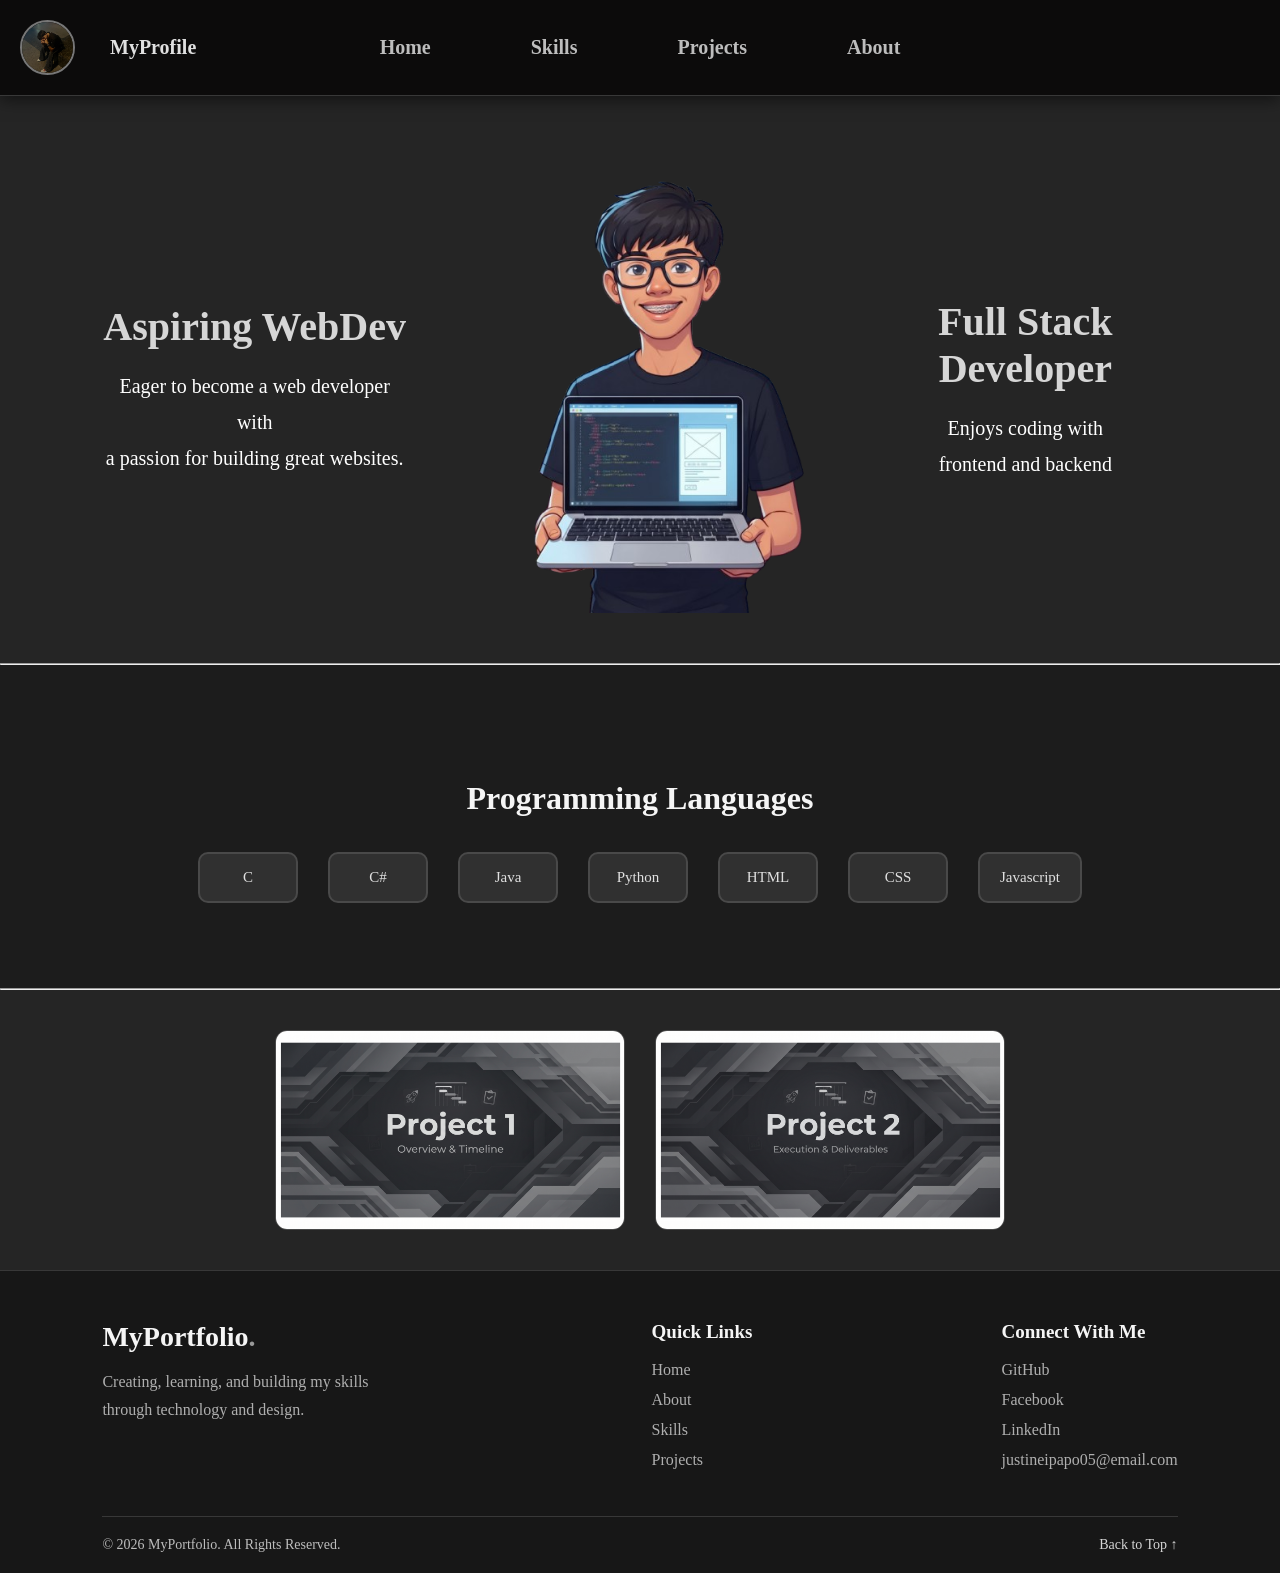
<file: index.html>
<!DOCTYPE html>
<html lang="en">
<head>
    <meta charset="UTF-8">
    <meta name="viewport" content="width=device-width, initial-scale=1.0">
    <title>Document</title>
    <link rel="stylesheet" href="style.css">
</head>
<body id="top">
    <header>
        <div class="profile">
            <img src="LOGO/profile1.jpg" id="image1">
            <a href="#" id="profileButton">MyProfile</a>
        </div>
            <div class="profileframe" id="profileframe">
            <h2>My Profile</h2>
            <img src="LOGO/profile1.jpg">
            <p><span>Name:</span> Justine Ipapo</p>
            <p><span>Age:</span> 21</p>
            <p><span>Course:</span> Batchelor of Science in Information Technology</p>
            <p><span>Email:</span> justineipapo05@gmail.com</p>

        <button id="closeProfile">Close</button>
    </div>
        <div class="frame1">
            <a href="#home">Home</a>
            <a href="#skills">Skills</a>
            <a href="#projects">Projects</a>
            <a href="#about">About</a>
        </div>
    </header>

    <section class="homeframe" id="home">
        <div class="side">
            <h3>Aspiring WebDev</h3> <br>
            <p>Eager to become a web developer with <br> a passion for building great websites.</p>
        </div>

        <div class="centerpart">
            <img src="LOGO/carto.png">
        </div>

        <div class="side">
            <h3>Full Stack Developer</h3> <br>
            <p>Enjoys coding with <br> frontend and backend</p>
        </div>
    </section>
    <hr>
    <section class="homeframe2" id="skills">
        <div class="skills">
            <h1>Programming Languages</h1>
            <div class="langu">
                <p>C</p>
                <p>C#</p>
                <p>Java</p>
                <p>Python</p>
                <p>HTML</p>
                <p>CSS</p>
                <p>Javascript</p>
            </div>
        </div>
    </section>
    <hr>
    <section class="prjectsframe" id="projects">
        <div class="proj">
            <a href="PROJECTS/Home.html" target="_blank">
                <img src="LOGO/projj.jpg" alt="Project 1">
            </a>
        </div>
        <div class="proj">
            <a href="PROJECTS/hHome.html" target="_blank">
                <img src="LOGO/proj2.jpg" alt="Project 1">
            </a>
        </div>
    </section>

    <footer class="footer" id="about">
    <div class="footer-content">

        <div class="footer-info">
            <h2>MyPortfolio<span>.</span></h2>
            <p>Creating, learning, and building my skills
            through technology and design.</p>
        </div>

        <div class="footer-links">
            <h3>Quick Links</h3>
            <a href="#home">Home</a>
            <a href="#about">About</a>
            <a href="#skills">Skills</a>
            <a href="#projects">Projects</a>
        </div>

        <div class="footer-socials">
            <h3>Connect With Me</h3>
            <a href="https://github.com/" target="_blank">GitHub</a>
            <a href="https://www.facebook.com/" target="_blank">Facebook</a>
            <a href="https://www.linkedin.com/" target="_blank">LinkedIn</a>
            <a href="mailto:justineipapo05@email.com">justineipapo05@email.com</a>
        </div>
    </div>

    <div class="footer-bottom">
        <p>&copy; 2026 MyPortfolio. All Rights Reserved.</p>
        <a href="#top">Back to Top ↑</a>
    </div>
</footer>
    <script src="script.js"></script>
</body>
</html>
</file>
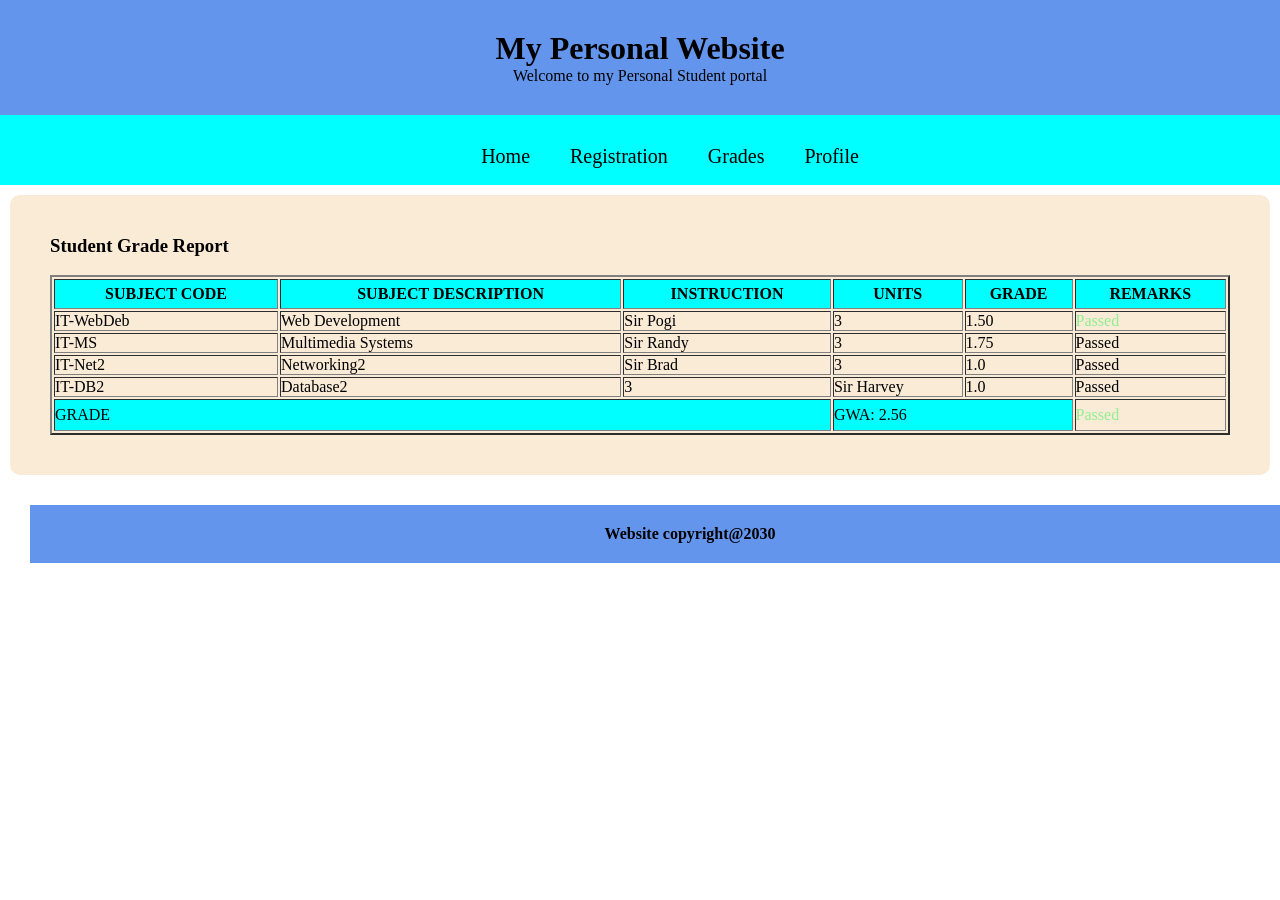
<file: PROJECTS/Grades.html>
<!DOCTYPE html>
<html lang="en">
<head>
    <meta charset="UTF-8">
    <meta name="viewport" content="width=device-width, initial-scale=1.0">
    <title>Grades</title>
    <link rel="stylesheet" href="design.css">
</head>
<body>
    <header class="head">
        <h1>My Personal Website</h1>
        <p>Welcome to my Personal Student portal</p>
    </header>

    <nav class="navi">
        <a href="Home.html">Home</a>
        <a href="Registration.html">Registration</a>
        <a href="Grades.html">Grades</a>
        <a href="proile.html">Profile</a>
    </nav>

    <section class="main">
        <h3>Student Grade Report</h3> <br>

        <table border="2">
        <tr class="attr">
        <th>SUBJECT CODE</th>
        <th>SUBJECT DESCRIPTION</th>
        <th>INSTRUCTION</th>
        <th>UNITS</th>
        <th>GRADE</th>
        <th>REMARKS</th>
        </tr>

        <tr>
        <td>IT-WebDeb</td>
        <td>Web Development</td>
        <td>Sir Pogi</td>
        <td>3</td>
        <td>1.50</td>
        <td class="stats">Passed</td>
        </tr>

        <tr>
        <td>IT-MS</td>
        <td>Multimedia Systems</td>
        <td>Sir Randy</td>
        <td>3</td>
        <td>1.75</td>
        <td>Passed</td>
        </tr class="stats">

        <tr>
        <td>IT-Net2</td>
        <td>Networking2</td>
        <td>Sir Brad</td>
        <td>3</td>
        <td>1.0</td>
        <td >Passed</td>
        </tr class="stats">

        <tr>
        <td>IT-DB2</td>
        <td>Database2</td>
        <td>3</td>
        <td>Sir Harvey</td>
        <td>1.0</td>
        <td >Passed</td>
        </tr class="stats">

        <tr>
        <td class="col" colspan="3">GRADE</td>
        <td class="col" colspan="2">GWA: 2.56</td>
        <td class="stats">Passed</td>
        </tr>

        </table>
    </section>

    <footer>
        <h4>Website copyright@2030</h4>
    </footer>
</body>
</html>
</file>
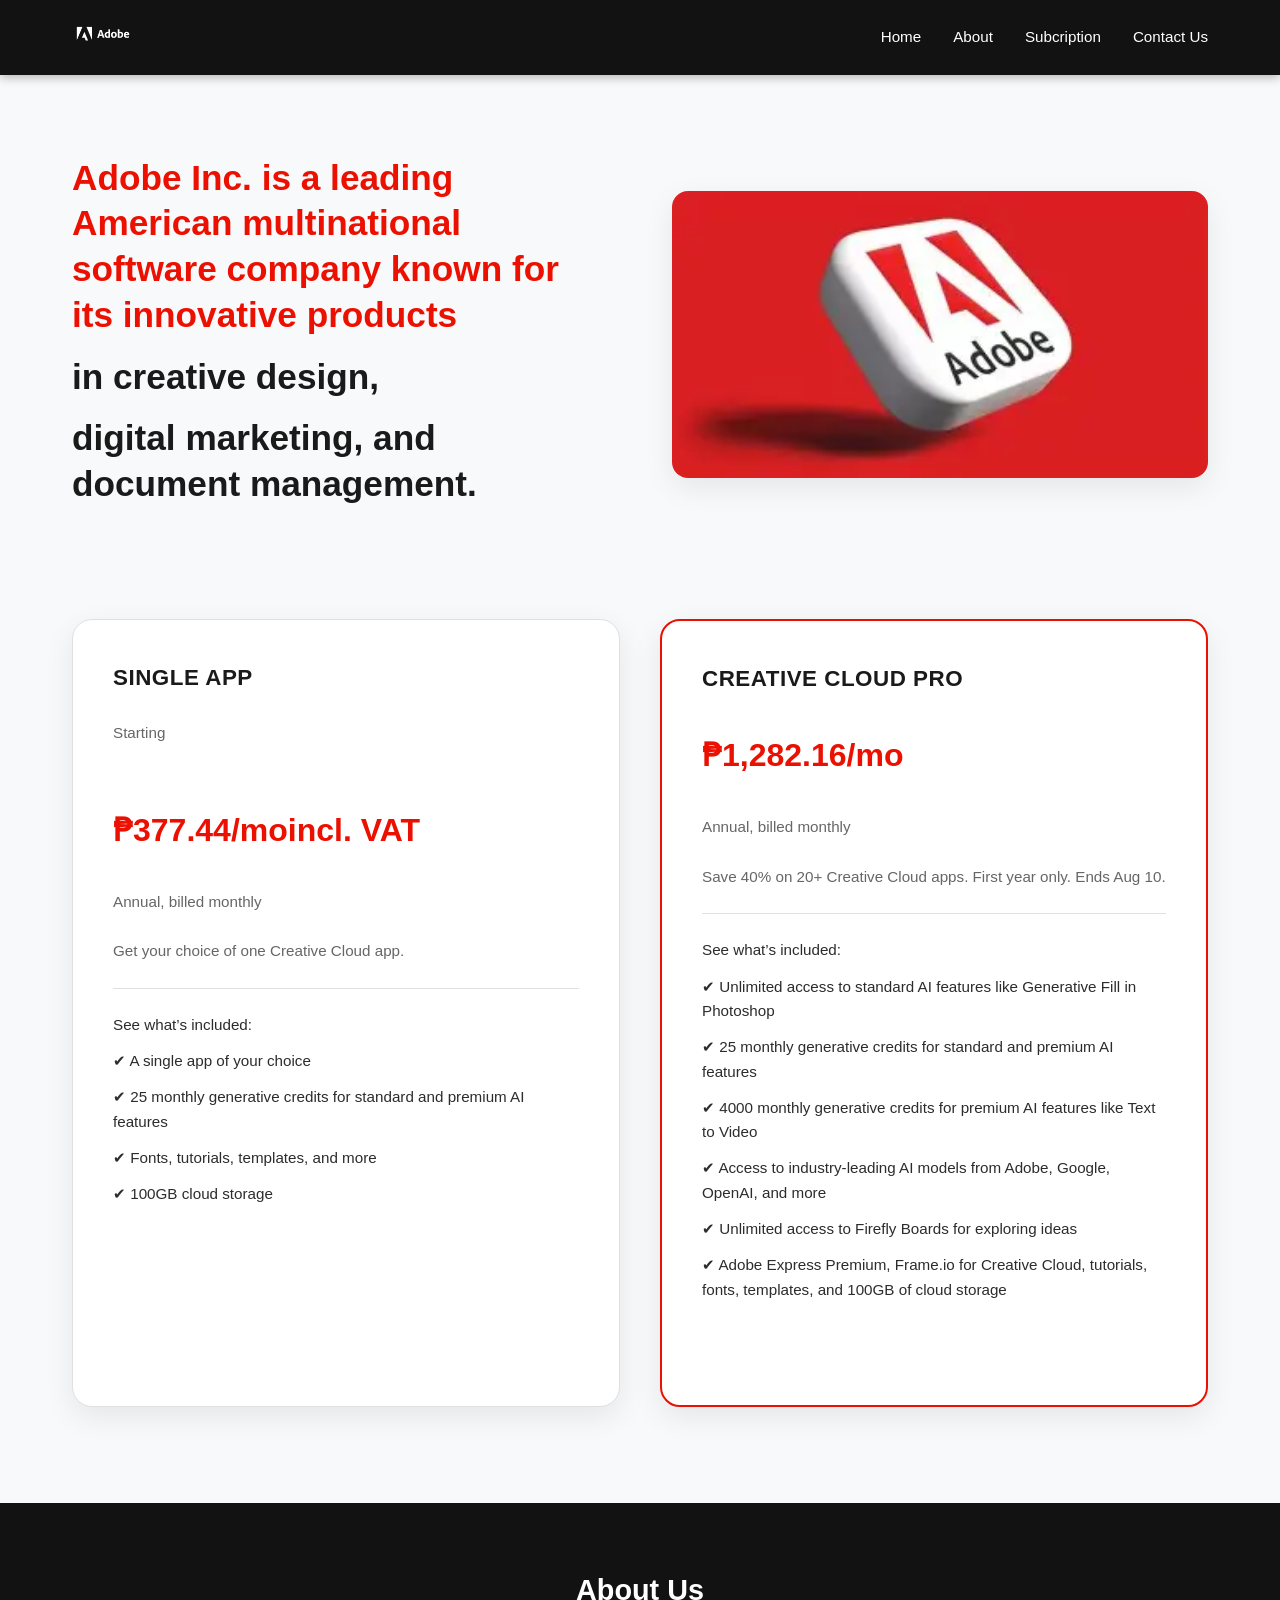
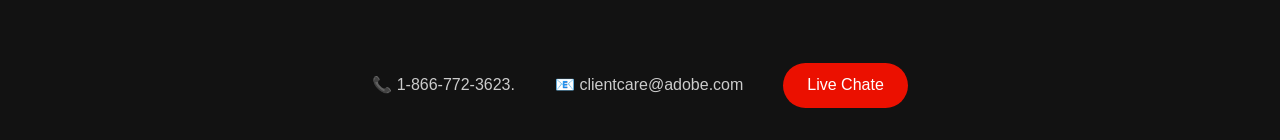
<file: PROJECTS/hHome.html>
<!DOCTYPE html>
<html lang="en">
<head>
    <meta charset="UTF-8">
    <meta name="viewport" content="width=device-width, initial-scale=1.0">
    <title>Document</title>
    <link rel="stylesheet" href="stylle.css">
</head>
<body>
    <header>
    <div class="parent" id="home">
        <div class="logo">
            <img src="../PROJECTS/Adobe-logo.png" alt="">
        </div>
        <nav id="navii">
            <a href="#home" class="nav">Home</a>
            <a href="#about" class="nav">About</a>
            <a href="#subs" class="nav">Subcription</a>
            <a href="#ct" class="nav">Contact Us</a>
        </nav>
    </div>
    </header>

    <div class="parent1">
        <section id="about">
            <h3>Adobe Inc. is a leading 
                American multinational software company known for its innovative products </h3><h3>
                in creative design,</h3><h3>digital marketing, and document management.</h3>
        </section>
        <article>
            <img src="../PROJECTS/OIP.webp" alt="">
        </article>
    </div>

    <div class="parent2" id="subs">
        <div class="box1">
            <b><p>Single App</p></b><br>
            <p>Starting</p><br><br>
            <h1>₱377.44/moincl. VAT</h1><br>
            <p>Annual, billed monthly</p><br>
            <p>Get your choice of one Creative Cloud app.</p>
            <div class="bbox1">
                <b></b><p>See what’s included:</p>
                <p>✔ A single app of your choice</p>
                <p>✔ 25 monthly generative credits for standard and premium AI features</p>
                <p>✔ Fonts, tutorials, templates, and more</p>
                <p>✔ 100GB cloud storage</p><br><br>
            </div>
        </div>
        <div class="box1">
            <b><p>Creative Cloud Pro</p></b><br>
            <h2>₱1,282.16/mo </h2><br>
            <p>Annual, billed monthly</p><br>
            <p>Save 40% on 20+ Creative Cloud apps. First year only. Ends Aug 10.</p>
            <div class="bbox1">
                <b></b><p>See what’s included:</p>
                <p>✔ Unlimited access to standard AI features like Generative Fill in Photoshop</p>
                <p>✔ 25 monthly generative credits for standard and premium AI features</p>
                <p>✔ 4000 monthly generative credits for premium AI features like Text to Video</p>
                <p>✔ Access to industry-leading AI models from Adobe, Google, OpenAI, and more</p>
                <p>✔ Unlimited access to Firefly Boards for exploring ideas</p>
                <p>✔ Adobe Express Premium, Frame.io for Creative Cloud, tutorials, fonts, templates, and 100GB of cloud storage</p><br><br>
            </div>
        </div>
    </div>
    
    <footer id="ct">
        <h2>About Us</h2><br>
        <div class="f">
        <p>📞 1-866-772-3623.</p>
        <p>📧 clientcare@adobe.com</p>
        <a href="https://helpx.adobe.com/contact.html" target="_blank">Live Chate</a>
        </div>
    </footer>
</body>
</html>
</file>
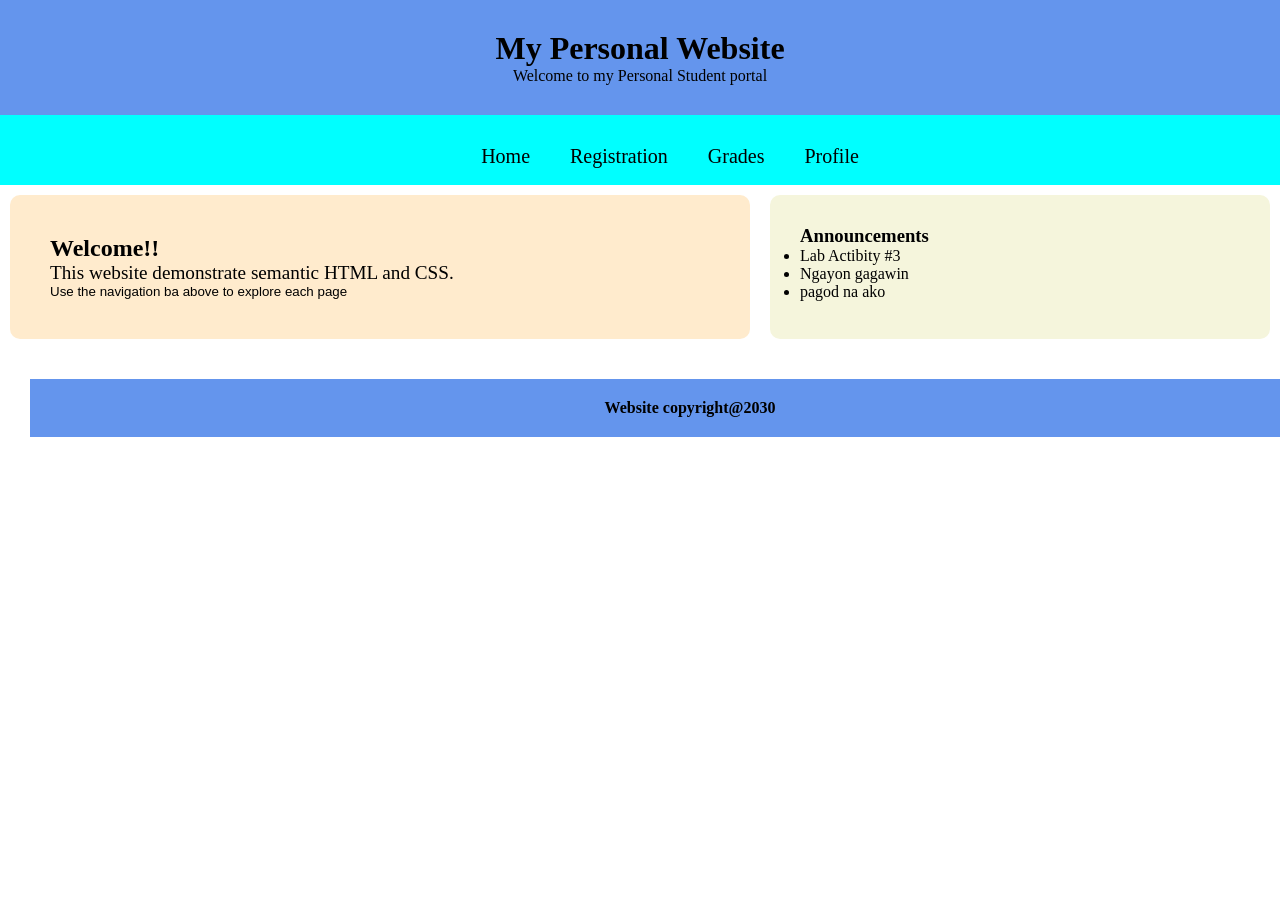
<file: PROJECTS/Home.html>
<!DOCTYPE html>
<html lang="en">
<head>
    <meta charset="UTF-8">
    <meta name="viewport" content="width=device-width, initial-scale=1.0">
    <title>Home</title>
    <link rel="stylesheet" href="design.css">
</head>
<body> 
    <header class="head">
        <h1>My Personal Website</h1>
        <p>Welcome to my Personal Student portal</p>
    </header>

    <nav class="navi">
        <a href="Home.html">Home</a>
        <a href="Registration.html">Registration</a>
        <a href="Grades.html">Grades</a>
        <a href="proile.html">Profile</a>
    </nav>

    <div class="dis">
    <section>
        <h2>Welcome!!</h2>
        <p class="para">This website demonstrate semantic HTML and CSS.</p>
        <p class="para1">Use the navigation ba above to explore each page</p>
    </section>

    <aside>
        <h3>Announcements</h3>
        <ul>
            <li>Lab Actibity #3</li>
            <li>Ngayon gagawin</li>
            <li>pagod na ako</li>
        </ul>
    </aside>
    </div>

    <footer>
        <h4>Website copyright@2030</h4>
    </footer>
</body>
</html>
</file>
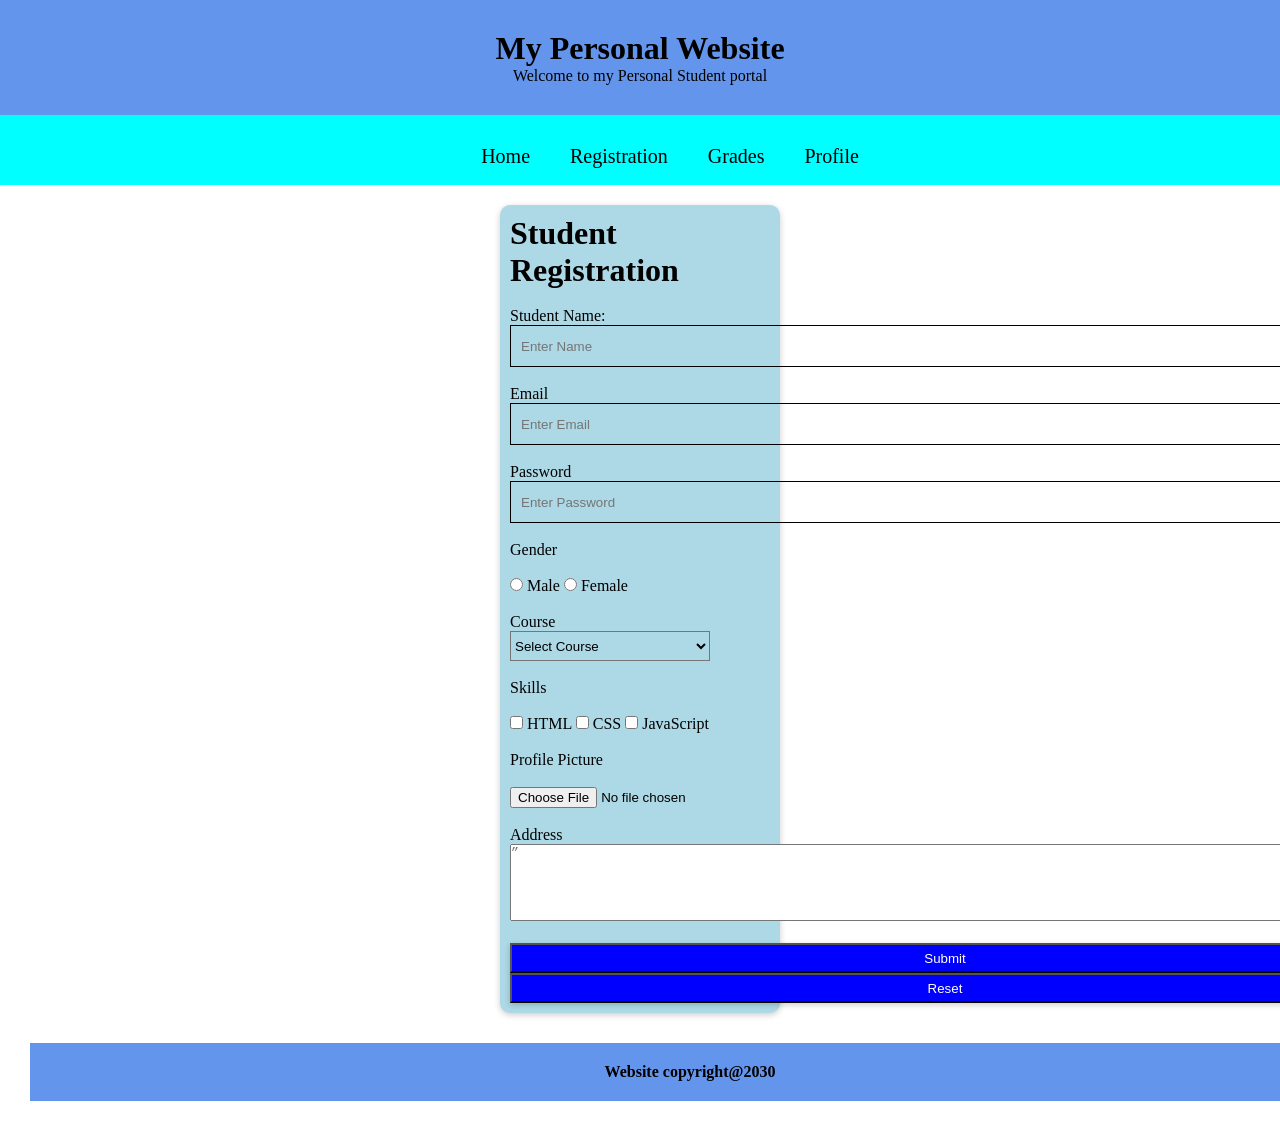
<file: PROJECTS/Registration.html>
<!DOCTYPE html>
<html lang="en">
<head>
    <meta charset="UTF-8">
    <meta name="viewport" content="width=device-width, initial-scale=1.0">
    <title>Registration</title>
    <link rel="stylesheet" href="design.css">
</head>
<body>
    <header class="head">
        <h1>My Personal Website</h1>
        <p>Welcome to my Personal Student portal</p>
    </header>

    <nav class="navi">
        <a href="Home.html">Home</a>
        <a href="Registration.html">Registration</a>
        <a href="Grades.html">Grades</a>
        <a href="proile.html">Profile</a>
    </nav>

    <form action="">
        <h1>Student Registration</h1> <br>
        <span>Student Name:</span> <br> <input class="in" type="text" name="" placeholder="Enter Name" /> <br><br>
        <span>Email</span> <br> <input class="in" type="text" name="" placeholder="Enter Email" /> <br> <br>
        <span>Password</span> <br> <input class="in" type="password" placeholder="Enter Password"> <br><br>
        <span>Gender</span> <br><br>
        <input type="radio" name="Sex" value="Male"> Male
        <input type="radio" name="Sex" value="Female"> Female <br><br>
        <span>Course</span> <br>
        <select name="dropdown">
        <option value="placehlder"  disabled selected>Select Course</option> <br><br>
        <option value="BSIT">BSIT</option>
        <option value="BSCS">BSCS</option>
        <option value="BSHM">BSHM</option>
        <option value="BSTM">BSTM</option>
        <option value="BECED">BECED</option>
        </select> <br> 
        <br><span>Skills</span> <br> <br>
        <input type="checkbox" name="Fav" value="on"> HTML
        <input type="checkbox" name="Fav" value="on"> CSS
        <input type="checkbox" name="Fav" value="on"> JavaScript <br><br>
        <span>Profile Picture</span><br><br>
        <input type="file" name="fileupload" accept="image/*" />
        <br><br>
        <span>Address</span><br>
        <textarea rows="5" cols="50" name="description" placeholder=” Enter description here...”></textarea><br><br>
        <input class="btn" type="submit" name="submit" value="Submit" /> <br>
        <input class="btn" type="reset" name="reset"  value="Reset" />
    </form>
    <footer>
        <h4>Website copyright@2030</h4>
    </footer>
</body>
</html>
</file>
<file: style.css>
* {
    margin: 0;
    padding: 0;
    font-family: 'Times New Roman', Times, serif;
    scroll-behavior: smooth;
    box-sizing: border-box;
}
header {
    position: sticky;
    top: 0;
    z-index: 500;   
    display: flex;
    justify-content: space-between;
    align-items: center;
    background-color: rgba(12, 11, 11, 0.932);
    padding: 20px;
    border-bottom: 1px solid #383838;
    box-shadow: 0 4px 15px rgba(0, 0, 0, 0.5);
    backdrop-filter: blur(10px);

}
body {
    background-color: #171717;
    color: #F5F5F5;
}
.profile {
    display: flex;
    align-items: center;
    gap: 10px;
    font-family: sans-serif;
    font-size: 20px;
    color: #F5F5F5;
    font-weight: bold;
}
.profile img {
    width: 55px;
    height: 55px;
    border-radius: 50%;
    object-fit: cover;
    border: 2px solid #777777;
}
.profile a {
    color: #E0E0E0;
    text-decoration: none;
    font-size: 20px;
    font-weight: bold;
    padding: 12px 25px;
    border-radius: 8px;
    transition: 0.3s ease;
}
.profile a:hover {
    background-color: #303030;
    color: white;
}
.profileframe {
    display: none;
    position: fixed;
    top: 65px;
    left: 50%;
    transform: translate(-50%);
    width: 350px;
    padding: 20px;
    background-color: #777;
    color: #d6d6d6;
    border: 2px solid black;
    border-radius: 14px;
    box-shadow: 0 8px 20px rgba(0, 0, 0, 0.5);
    z-index: 1000;
}

.profileframe img {
    width: 100px;
    height: 100px;
    border-radius: 50%;
    object-fit: cover;
    border: 3px solid #777;
}

.profileframe h2 {
    margin-bottom: 18px;
    color: black;
}

span {
    font-weight: bold;
    color: black;
}

.profileframe p {
    margin: 12px 0;
    font-size: 16px;
    line-height: 1.5;
}

.profileframe button {
    margin-top: 15px;
    padding: 10px 20px;
    background-color: #888;
    color: white;
    border: 1px solid #666;
    border-radius: 7px;
    cursor: pointer;
    transition: 0.3s ease;
}

.profileframe button:hover {
    background-color: #666;
}
.frame1 {
    position: absolute;
    left: 50%;
    transform: translateX(-50%);
    display: flex;
    align-items: center;
    gap: 50px;
}
.frame1 a {
    color: #BDBDBD;
    text-decoration: none;
    font-size: 20px;
    font-weight: bold;
    padding: 12px 25px;
    border-radius: 8px;
    transition: 0.3s ease;
}
.frame1 a:hover{
    background-color: #303030;
    color: white;
}
.homeframe {
    display: flex;
    justify-content: center;
    align-items: center;
    gap: 30px   ;
    background-color: #252525;
    width: 100%;
    min-height: 500px;
    padding: 50px 8%;
}
.side {
    width: 30%;
    text-align: center;
}
.side h3{
    font-size: 40px;
    color: #d6d6d6;
    margin-top: 20px;
}
.side p {
    font-size: 20px;
    color: #ffffff;
    line-height: 1.8;
}
.centerpart {
    width: 40%;
    height: 100%;
    min-height: auto;
    display: flex;
    align-items: flex-end;
    justify-content: center;
}
.centerpart img {
    width: 100%;
    max-width: 350px;
    height: auto;
    object-fit: contain;
}
.homeframe2 {
    display: flex;
    justify-content: center;
    align-items: center;
    padding: 65px 5%;
    background-color: #1C1C1C;
}
.skills {
    margin-top: 50px;
    width: 100%;
    color: #F5F5F5;
    text-align: center;
}
.skills h1 {
    font-size: 32px;
    margin-bottom: 35px;
}
.langu {
    display: flex;
    justify-content: center;
    align-items: center;
    flex-wrap: wrap;
    gap: 30px;
}
.langu p {
    min-width: 100px;
    padding: 15px 20px;
    border: solid 2px #494949;
    background-color: #303030;
    color: #E0E0E0;
    font-size: 15px;
    border-radius: 10px;
    margin-bottom: 20px;
    transition: transform 0.3s ease, box-shadow 0.3s ease;
}
.langu p:hover {
    background-color: #414141;
    color: #FFFFFF;
    transform: translateY(-7px);
    box-shadow: 0 10px 20px rgba(0, 0, 0, 0.5);
}
.prjectsframe {
    display: flex;
    justify-content: center;
    align-items: center;
    gap: 30px;
    flex-wrap: wrap;
    padding: 40px 20px;
    background-color: #252525;
}
.proj {
    height: 200px;
    overflow: hidden;
    width: min(100%, 350px);
    border-radius: 12px;
    border: 1px solid #494949;
    background-color: #303030;
    transition: box-shadow 0.3s ease;
}
.proj img {
    width: 100%;
    height: 100%;
    object-fit: cover;
    display: block;
}
.proj a {
    display: block;
    width: 100%;
    height: 100%;
}
.proj:hover {
    animation: projectScale 0.4s ease forwards;
    box-shadow: 0 12px 25px rgba(0, 0, 0, 0.6);
}

@keyframes projectScale {
    0% {
        transform: scale(1);
    }

    100% {
        transform: scale(1.10);
    }
}

.footer {
    background-color: #171717;
    color: #BDBDBD;
    padding: 50px 8% 20px;
    border-top: 1px solid #383838;
}

.footer-content {
    display: flex;
    justify-content: space-between;
    flex-wrap: wrap;
    gap: 40px;
    padding-bottom: 35px;
}

.footer-info {
    max-width: 300px;
}

.footer-info h2 {
    color: #F5F5F5;
    font-size: 28px;
    margin-bottom: 15px;
}

.footer-info h2 span {
    color: #999999;
}

.footer-info p {
    font-size: 16px;
    line-height: 1.7;
    color: #AFAFAF;
}

.footer-links h3,
.footer-socials h3 {
    color: #F5F5F5;
    font-size: 19px;
    margin-bottom: 18px;
}

.footer-links,
.footer-socials {
    display: flex;
    flex-direction: column;
    align-items: flex-start;
}

.footer-links a,
.footer-socials a {
    color: #AFAFAF;
    text-decoration: none;
    font-size: 16px;
    margin-bottom: 12px;
    transition: color 0.3s ease,
    transform 0.3s ease;
}

.footer-links a:hover,
.footer-socials a:hover {
    color: #FFFFFF;
    transform: translateX(5px);
}

.footer-bottom {
    display: flex;
    justify-content: space-between;
    align-items: center;
    flex-wrap: wrap;
    gap: 15px;
    padding-top: 20px;
    border-top: 1px solid #383838;
    font-size: 14px;
}

.footer-bottom a {
    color: #D6D6D6;
    text-decoration: none;
    transition: color 0.3s ease;
}

.footer-bottom a:hover {
    color: #FFFFFF;

}
@media (max-width: 600px) {
    .footer {
        padding: 35px 7% 20px;
    }

    .footer-content {
        flex-direction: column;
        gap: 30px;
    }

    .footer-bottom {
        flex-direction: column;
        text-align: center;
    }
}
</file>
<file: PROJECTS/design.css>
* {
    margin: 0px;
    padding: 0px;
}

.head{
    padding: 30px;
    background-color: cornflowerblue;
    text-align: center;
}

.navi{
    width: 100%;
    height: 10px;
    padding: 30px;
    background-color: aqua;
    display: flex;
    justify-content: center;
    gap: 40px;
}
a{
    text-decoration: none;
    color: black;
    font-size: 20px;
}

.navi a:hover{
    color: gold;
    transition: 3s ease;
}

.dis{
    display: flex;
}
section{
    flex: 6;
    background-color: blanchedalmond;
    border-radius: 10px;
    margin: 10px;
    padding: 40px;
}

.para{
    font-family: 'Times New Roman';
    font-size: larger;
}
.para1{
    font-family: Arial;
    font-size: smaller;
}

aside{
    flex: 4;
    float: left;
    background-color: beige;
    border-radius: 10px;
    margin: 10px;
    padding: 30px;
}

footer{
    background-color: cornflowerblue;
    margin: 30px;
    padding: 20px;
    text-align: center;
    width: 100%;
}

form{
    background-color: lightblue;
    border-radius: 10px;
    justify-content: center;
    margin: 20px;
    padding: 10px;
    margin-left: 500px;
    margin-right: 500px;
    box-shadow: 0 2px 6px rgba(0, 0, 0, .2);
}

.in{
    background-color: transparent;
    font-family: Arial;
    border: 1px solid;
    width: 855px;
    height: 20px;
    padding: 10px;
}

select{
    width: 200px;
    height: 30px;
    background-color: transparent;
}
textarea{
    width: 870px;
}
.btn{
    width: 870px;
    height: 30px;
    background-color: blue;
    box-shadow: 0 2px 6px rgba(0, 0, 0, .2);
    color: white;
}
.main{
    background-color: antiquewhite;
}

.attr{
    background-color: aqua;
    height: 30px;

}
.col{
    background-color: aqua;
    height: 30px;
}
.stats{
    color: lightgreen;
}
table{
    width: 100%;
}
.imag{
    height: 100px;
    width: 100px;
    border-radius: 100%;
    padding: 50px;
}
.sic{
    background-color: bisque;
}
.ds{
    background-color: white;
    box-shadow: 0 2px 6px rgba(0, 0, 0, .2);
    display: flex;
    justify-content: center;
    position: relative;
    left: 650px;
    width: 400px;
}
</file>
<file: PROJECTS/stylle.css>
/* ==========================================
   CSS RESET & VARIABLES
   ========================================== */
   * {
    margin: 0;
    padding: 0;
    box-sizing: border-box;
    scroll-behavior: smooth;
}

:root {
    --primary-color: #eb1000; /* Adobe Red */
    --bg-dark: #121212;
    --bg-light: #f8f9fa;
    --card-bg: #ffffff;
    --text-main: #2c2c2c;
    --text-muted: #666666;
    --border-color: #e0e0e0;
    --shadow: 0 10px 30px rgba(0, 0, 0, 0.08);
    --transition: all 0.3s ease;
}

body {
    font-family: 'Segoe UI', Roboto, Helvetica, Arial, sans-serif;
    color: var(--text-main);
    background-color: var(--bg-light);
    line-height: 1.6;
}

/* ==========================================
   HEADER & NAVIGATION
   ========================================== */
header {
    background-color: var(--bg-dark);
    position: sticky;
    top: 0;
    z-index: 1000;
    box-shadow: 0 2px 10px rgba(0, 0, 0, 0.3);
}

.parent {
    max-width: 1200px;
    margin: 0 auto;
    display: flex;
    justify-content: space-between;
    align-items: center;
    padding: 1rem 2rem;
}

.logo img {
    height: 35px;
    width: auto;
    object-fit: contain;
    filter: brightness(0) invert(1); /* Makes logo white if it's dark */
}

#navii {
    display: flex;
    gap: 2rem;
}

.nav {
    color: #ffffff;
    text-decoration: none;
    font-weight: 500;
    font-size: 0.95rem;
    transition: var(--transition);
    position: relative;
    padding: 0.25rem 0;
}

.nav::after {
    content: '';
    position: absolute;
    bottom: 0;
    left: 0;
    width: 0;
    height: 2px;
    background-color: var(--primary-color);
    transition: var(--transition);
}

.nav:hover {
    color: var(--primary-color);
}

.nav:hover::after {
    width: 100%;
}

/* ==========================================
   ABOUT SECTION / HERO
   ========================================== */
.parent1 {
    max-width: 1200px;
    margin: 5rem auto;
    padding: 0 2rem;
    display: grid;
    grid-template-columns: 1fr 1fr;
    gap: 4rem;
    align-items: center;
}

#about h3 {
    font-size: 2.2rem;
    font-weight: 700;
    line-height: 1.3;
    color: #1a1a1a;
    margin-bottom: 1rem;
}

#about h3:first-child {
    color: var(--primary-color);
}

article img {
    width: 100%;
    height: auto;
    border-radius: 16px;
    box-shadow: var(--shadow);
    transition: var(--transition);
}

article img:hover {
    transform: scale(1.02);
}

/* ==========================================
   SUBSCRIPTION SECTION
   ========================================== */
.parent2 {
    max-width: 1200px;
    margin: 6rem auto;
    padding: 0 2rem;
    display: grid;
    grid-template-columns: repeat(auto-fit, minmax(320px, 1fr));
    gap: 2.5rem;
}

.box1 {
    background-color: var(--card-bg);
    border: 1px solid var(--border-color);
    border-radius: 20px;
    padding: 2.5rem;
    box-shadow: var(--shadow);
    transition: var(--transition);
    display: flex;
    flex-direction: column;
    position: relative;
    overflow: hidden;
}

.box1:hover {
    transform: translateY(-8px);
    box-shadow: 0 20px 40px rgba(0, 0, 0, 0.12);
    border-color: var(--primary-color);
}

/* Featured / Highlight Effect for the Pro Box */
.box1:nth-child(2) {
    border: 2px solid var(--primary-color);
}

.box1 b p {
    font-size: 1.4rem;
    color: #1a1a1a;
    text-transform: uppercase;
    letter-spacing: 0.5px;
}

.box1 > p {
    color: var(--text-muted);
    font-size: 0.95rem;
}

.box1 h1, .box1 h2 {
    font-size: 2rem;
    color: var(--primary-color);
    font-weight: 700;
    margin: 0.5rem 0;
}

.bbox1 {
    margin-top: 1.5rem;
    border-top: 1px solid var(--border-color);
    padding-top: 1.5rem;
}

.bbox1 p {
    font-size: 0.95rem;
    color: var(--text-main);
    margin-bottom: 0.75rem;
    display: flex;
    align-items: center;
    gap: 0.5rem;
}

.bbox1 p:first-child {
    font-weight: 600;
    color: #1a1a1a;
    margin-bottom: 1rem;
}

/* ==========================================
   FOOTER
   ========================================== */
footer {
    background-color: var(--bg-dark);
    color: #ffffff;
    padding: 4rem 2rem 2rem 2rem;
    text-align: center;
    margin-top: 6rem;
}

footer h2 {
    font-size: 1.8rem;
    margin-bottom: 1.5rem;
    font-weight: 600;
}

.f {
    display: flex;
    justify-content: center;
    align-items: center;
    flex-wrap: wrap;
    gap: 2.5rem;
    max-width: 800px;
    margin: 0 auto;
}

.f p, .f a {
    color: #cccccc;
    font-size: 1rem;
    text-decoration: none;
    transition: var(--transition);
}

.f a {
    background-color: var(--primary-color);
    color: #ffffff;
    padding: 0.6rem 1.5rem;
    border-radius: 50px;
    font-weight: 500;
}

.f a:hover {
    background-color: #c50d00;
    transform: translateY(-2px);
}

/* ==========================================
   RESPONSIVE DESIGN (MOBILE & TABLET)
   ========================================== */
@media (max-width: 900px) {
    .parent1 {
        grid-template-columns: 1fr;
        gap: 2.5rem;
        text-align: center;
    }

    #about h3 {
        font-size: 1.8rem;
    }
}

@media (max-width: 600px) {
    .parent {
        flex-direction: column;
        gap: 1rem;
    }

    #navii {
        gap: 1rem;
    }

    .f {
        flex-direction: column;
        gap: 1rem;
    }
}
</file>
